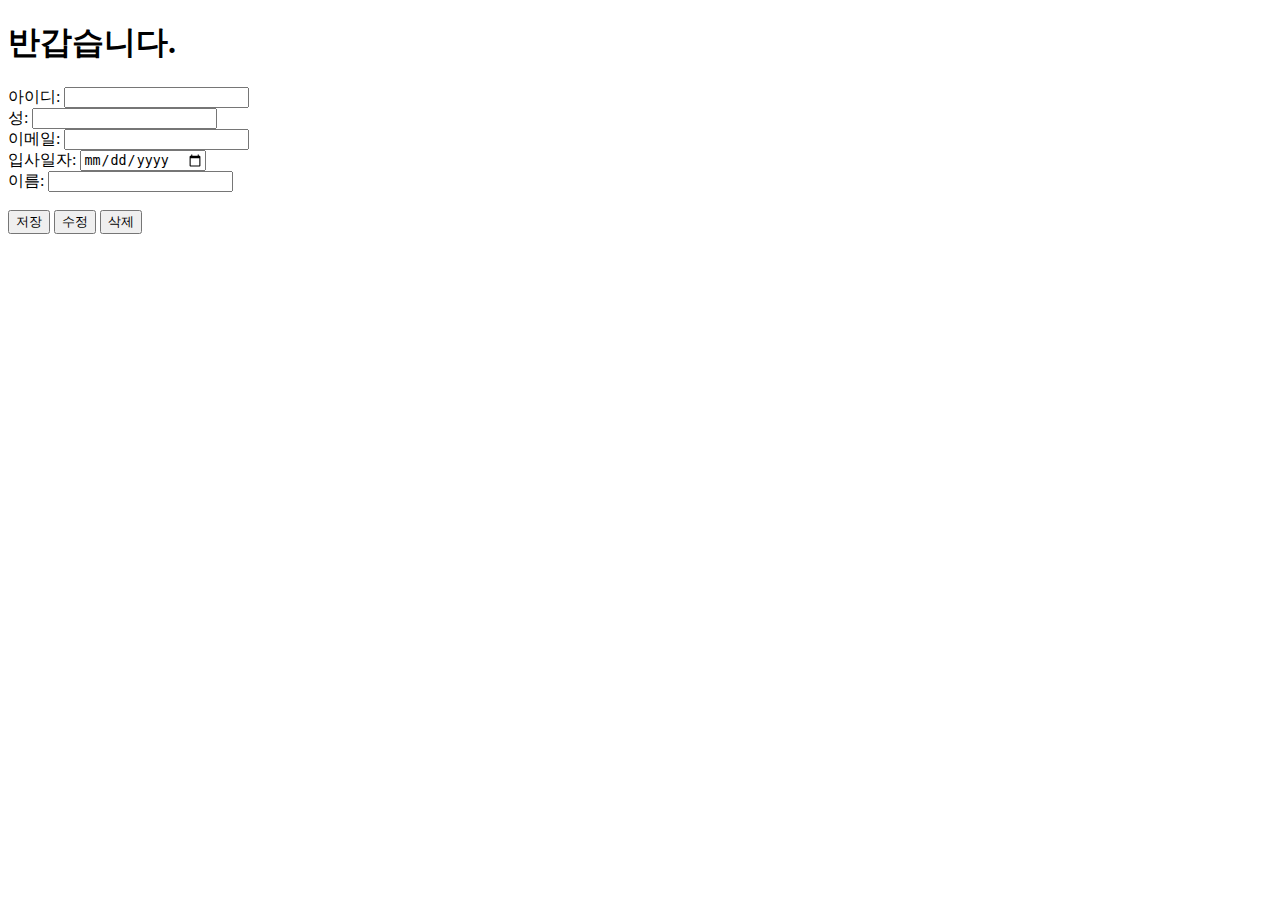
<file: yedamWeb/src/main/webapp/index.html>
<!DOCTYPE html>
<html>

<head>
<meta charset="UTF-8">
<title>Insert title here</title>
</head>

<body>
	<h1>반갑습니다.</h1>
	<form id="frm" action="RegisterServlet" method="get">
		아이디: <input type="number" name="eid"><br> 성: <input
			type="text" name="last_name"><br> 이메일: <input
			type="text" name="email"><br> 입사일자: <input type="date"
			name="hire_date"><br> 이름: <input type="text"
			name="first_name"><br><br>
		<button type="button" onclick="frm_submit()">저장</button>
		<button type="button" onclick="frm_update()">수정</button>
		<button type="button" onclick="frm_delete()">삭제</button>

	</form>
	<script>
	
		document.getElemntById('btnDel').addEventListener('click', frm_delete);
		
		function frm_delete(){
			console.log('delete');
		}
	
	
	
		// 페이지가 로딩되면 리스트 보여주도록 하기.
		let xhtp = new XMLHttpRequest();
		xhtp.open("get", "EmplistServlet");
		xhtp.send();
		xhtp.onreadystatechange = function () {
			if (xhtp.readyState == 4 && xhtp.status == 200) {
				let data = JSON.parse(xhtp.responseText);
				console.log(data);
				showEmpList(data);
			}
		}

		let title = ['employeeId', 'firstName', 'lastName', 'email', 'hireDate'];
		
		
		// 리스트 보여주는 부분.
		function showEmpList(data) {
			let table = document.createElement('table');
			table.setAttribute("border", "1");
			let cap = document.createElement('caption');
			cap.appendChild(document.createTextNode('사원리스트'));
			table.appendChild(cap);
			table.appendChild(showTitle());
			// 전체 데이터를 가져와서 반복문으로 (필드명 + 필드값)
			for (let obj of data) { // 데이터..(tr)
				let tr = document.createElement('tr');
				tr.setAttribute('id',obj.employeeId);
				tr.onclick = trClick;
				for (let field of title) {
					let td = document.createElement('td');
					let text = document.createTextNode(obj[field]);
					td.appendChild(text);
					tr.appendChild(td);
				}
				table.appendChild(tr);
			}
			document.body.appendChild(table);
		}

		function showTitle() {
			let tr = document.createElement('tr');
			for (let t of title) {
				let td = document.createElement('th');
				let text = document.createTextNode(t);
				td.appendChild(text);
				tr.appendChild(td);
			}
			return tr;
		}

		// 저장누르면 전송 끝
		function frm_submit(e) {
			if (frm.eid.value == "") {
				alert("아이디 입력 확인.");
				frm.eid.focus();
				return;
			}
			if (frm.last_name.value == "") {
				alert("이름 입력 확인.");
				frm.last_name.focus();
				return;
			}
			if (frm.hire_date.value == "") {
				alert("입사일 입력 확인.");
				frm.hire_date.focus();
				return;
			}
			if (frm.email.value == "") {
				alert("이메일 입력 확인.");
				frm.email.focus();
				return;
			}
			// last_name, email, hire_date 체크하기.


			//frm.submit(); // 전송 : 제대로 들어갔어

			let xhtp = new XMLHttpRequest();
			const id = document.querySelectorAll('input[name="eid"]')[0].value;
			const fn = document.querySelectorAll('input[name="first_name"]')[0].value;
			const ln = document.querySelectorAll('input[name="last_name"]')[0].value;
			const em = document.querySelectorAll('input[name="email"]')[0].value;
			const hd = document.querySelectorAll('input[name="hire_date"]')[0].value;
			const param = 'eid=' + id + '&last_name=' + ln + '&email=' + em + '&hire_date=' + hd + '&first_name=' + fn;

			xhtp.open('get', 'RegisterServlet?' + param);
			xhtp.send();
			xhtp.onreadystatechange = function () {
				if (xhtp.readyState == 4 && xhtp.status == 200) {
					alert("ok");
					// { id:? , first_name : ?, last_name : ? , email : ?, hire_date : ? }
					console.log(xhtp.responseText);
					const data = JSON.parse(xhtp.responseText);
					//data.id;
					//data.first_name;
					//data.last_name;
					//data.email;
					//data.hire_date;

					let tr = document.createElement('tr');
					for (let field in data) {
						let td = document.createElement('td');
						let text = document.createTextNode(data[field]);
						td.appendChild(text);
						tr.appendChild(td);
					}
					document.getElementsByTagName('table')[0].appendChild(tr);
				}
			}
		}
		
		function trClick() { // tr클릭 색변경.
			
		    const eid = this.getAttribute('id');
			const xhtp = new XMLHttpRequest();
			xhtp.open('get', 'EmployeeServlet?eid=' + eid);
			xhtp.send();
			xhtp.onreadystatechange = function(){
				if(xhtp.readyState == 4 && xhtp.status == 200){
					const data = JSON.parse(xhtp.responseText);
					document.querySelector('input[name="eid"]').value = data.employeeId;
					document.querySelector('input[name="last_name"]').value = data.lastName;
					document.querySelector('input[name="email"]').value = data.email;
					document.querySelector('input[name="hire_date"]').value = data.hireDate;
					document.querySelector('input[name="first_name"]').value = data.firstName;
					
				}
			}			
		}// trClick 끝
		
		// 수정버튼기능.
		function frm_update(){
		
			let xhtp = new XMLHttpRequest();
			const id = document.querySelectorAll('input[name="eid"]')[0].value;
			const fn = document.querySelectorAll('input[name="first_name"]')[0].value;
			const ln = document.querySelectorAll('input[name="last_name"]')[0].value;
			const em = document.querySelectorAll('input[name="email"]')[0].value;
			const hd = document.querySelectorAll('input[name="hire_date"]')[0].value;
			const param = 'eid=' + id + '&last_name=' + ln + '&email=' + em + '&hire_date=' + hd + '&first_name=' + fn;

			xhtp.open('get', 'ModifyServlet?' + param);
			xhtp.send();
			xhtp.onreadystatechange = function () {
				if (xhtp.readyState == 4 && xhtp.status == 200) {
					alert("ok");

					console.log(xhtp.responseText);
					const data = JSON.parse(xhtp.responseText);
					// data.employeeId 필드를 사용해서 테이블에서 tr의 id값이 같은 요소
					const findTr = document.getElementById(data.employeeId); // tr찾으라고
					findTr.childNodes[1].childNodes[0].nodeValue = data.firstName;
					findTr.childNodes[2].childNodes[0].nodeValue = data.lastName;
					findTr.childNodes[3].childNodes[0].nodeValue = data.email;
					findTr.childNodes[4].childNodes[0].nodeValue = data.hireDate;
				}
			}			
		} // end - frm_update()
		
		
		function frm_delete(){
			
			let xhtp = new XMLHttpRequest();
			const id = document.querySelectorAll('input[name="eid"]')[0].value;

			xhtp.open('get', 'DeleteServlet?eid=' + id);
			xhtp.send();
			xhtp.onreadystatechange = function () {
				if (xhtp.readyState == 4 && xhtp.status == 200) {
					alert("ok");
				document.getElementById(id).remove();
				}
			}
		}
	</script>
</body>
</html>
</file>
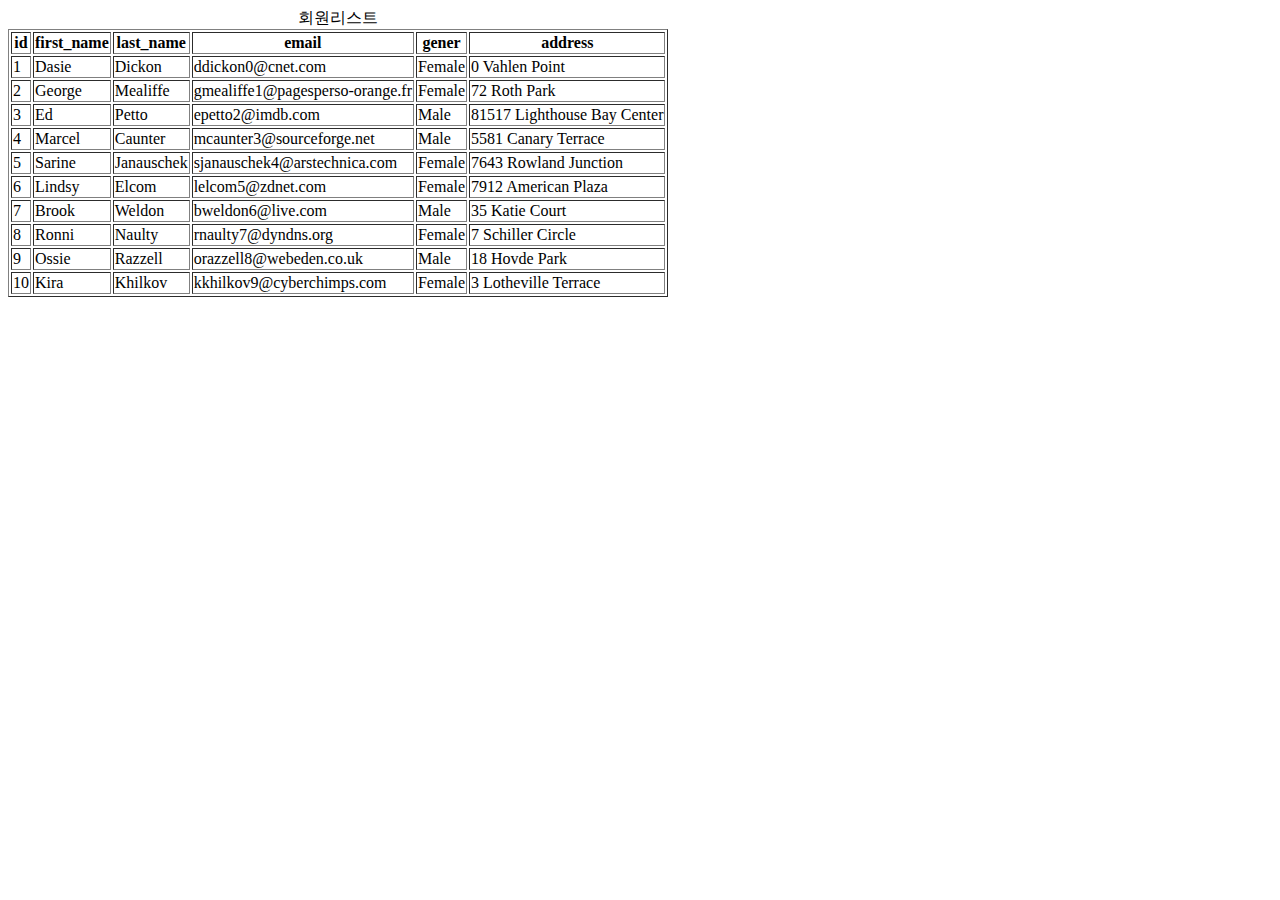
<file: yedamWeb/src/main/webapp/exam/Exam01.html>
<!DOCTYPE html>
<html lang="en">

<head>
    <meta charset="UTF-8">
    <meta http-equiv="X-UA-Compatible" content="IE=edge">
    <meta name="viewport" content="width=device-width, initial-scale=1.0">
    <script type="text/javascript" src="members.json"></script>
    <title>exam01</title>
</head>

<body>
    <div id="show">
	
    </div>
    <script>
        function loadJSON(callback) {
            var xobj = new XMLHttpRequest();
            xobj.overrideMimeType("application/json");
            xobj.open('GET', 'members.json', true);
            xobj.onreadystatechange = function () {
                if (xobj.readyState == 4 && xobj.status == "200") {
                    callback(JSON.parse(xobj.responseText));
                }
            };
            xobj.send(null);
        }
//
        loadJSON(function (json) {
            console.log(json);

            let tableTag = document.createElement('table');
            tableTag.setAttribute('border', '1');

            let caption = document.createElement('caption');
            caption.appendChild(document.createTextNode('회원리스트'));
            tableTag.appendChild(caption);

            createHeader2(); // 타이틀보여주기.

            for (let row of json) { // 데이터..(tr)
                let trTag = document.createElement('tr');
                trTag.setAttribute('id', row.id); // tr을 id값으로 찾아올 용도. 

                for (let field in row) { // 필드..(td)
                    let tdTag = document.createElement('td');
                    let text = document.createTextNode(row[field]);
                    tdTag.appendChild(text);
                    trTag.appendChild(tdTag);
                }
                
                tableTag.appendChild(trTag);
            }
            document.getElementById('show').appendChild(tableTag);

            function createHeader2() {
                let titles = ['id', 'first_name', 'last_name', 'email', 'gener', 'address'];
                let tr = document.createElement('tr');
                for (let field of titles) { // 배열일 경우에는 for..of
                    let td = document.createElement('th');
                    let text = document.createTextNode(field);
                    td.appendChild(text);
                    tr.appendChild(td);
                }
                tableTag.appendChild(tr);
            }

        });
    </script>
</body>

</html>
</file>
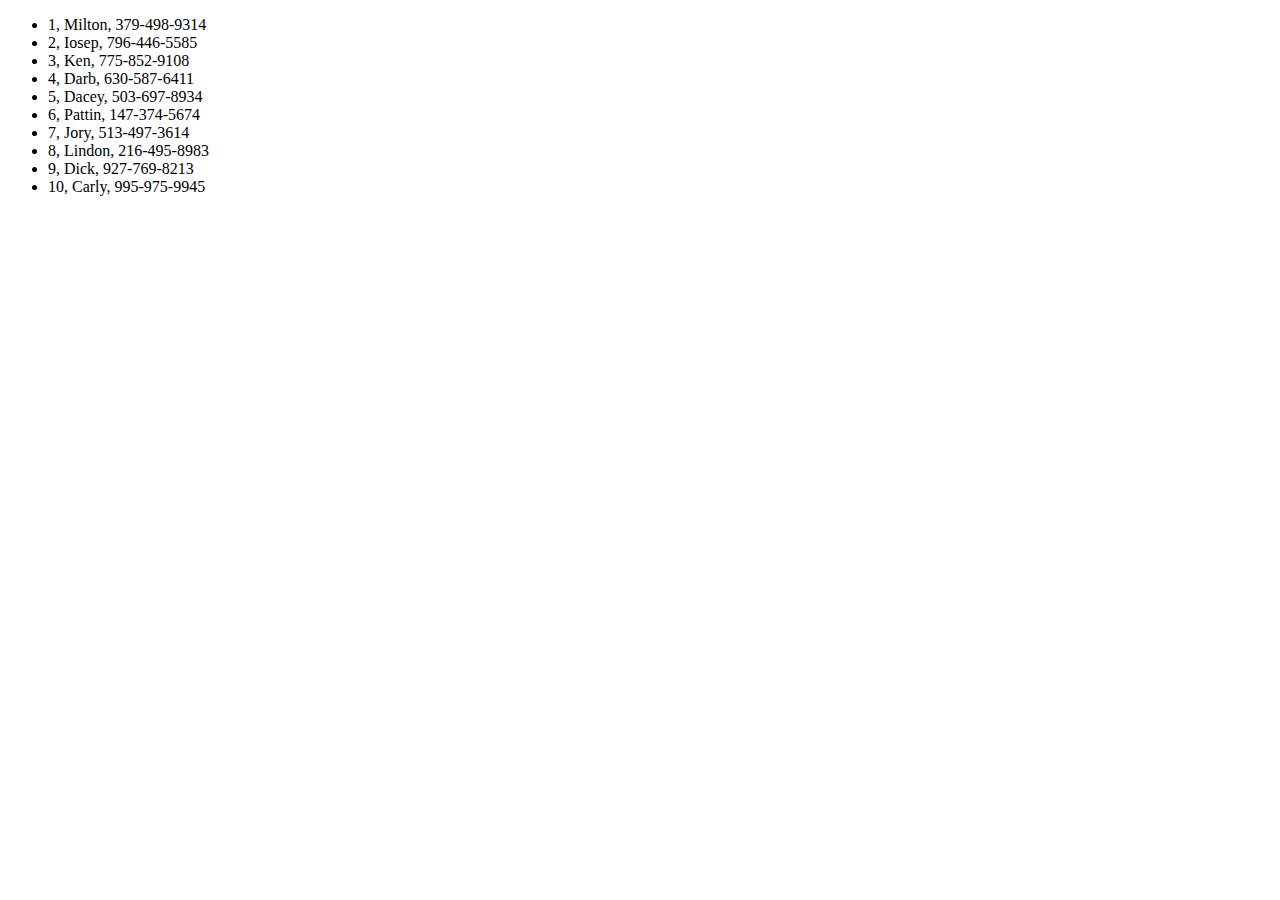
<file: yedamWeb/src/main/webapp/exam/Exam02.html>
<!DOCTYPE html>
<html>
<head>
<meta charset="UTF-8">
<title>Insert title here</title>
</head>
<body>
<div id="show"></div>
	<script>
		let xhtp = new XMLHttpRequest();
		xhtp.open('get', 'employees.xml');
		xhtp.send();
		xhtp.onreadystatechange = function () {
			if (xhtp.readyState == 4 && xhtp.status == 200) {
				let xmp = new DOMParser();
				let xmlDoc = xmp.parseFromString(this.responseText, 'text/xml');
				console.log(xmlDoc);
				let contents = "";
				let content = xmlDoc.getElementsByTagName("record");
				console.log(content);

				const ul = document.createElement('ul');
				for (i = 0; i < content.length; i++) {
					const li = document.createElement('li');
					const t1 = content[i].childNodes[0].innerHTML;
					const t2 = content[i].childNodes[1].innerHTML;
					const t3 = content[i].childNodes[5].innerHTML;
					const text = document.createTextNode(t1 + ", " + t2 + ", " + t3);
					li.appendChild(text);

					ul.appendChild(li);
				}
				document.querySelector("#show").appendChild(ul);
			}
		}
	</script>
</body>
</html>
</file>
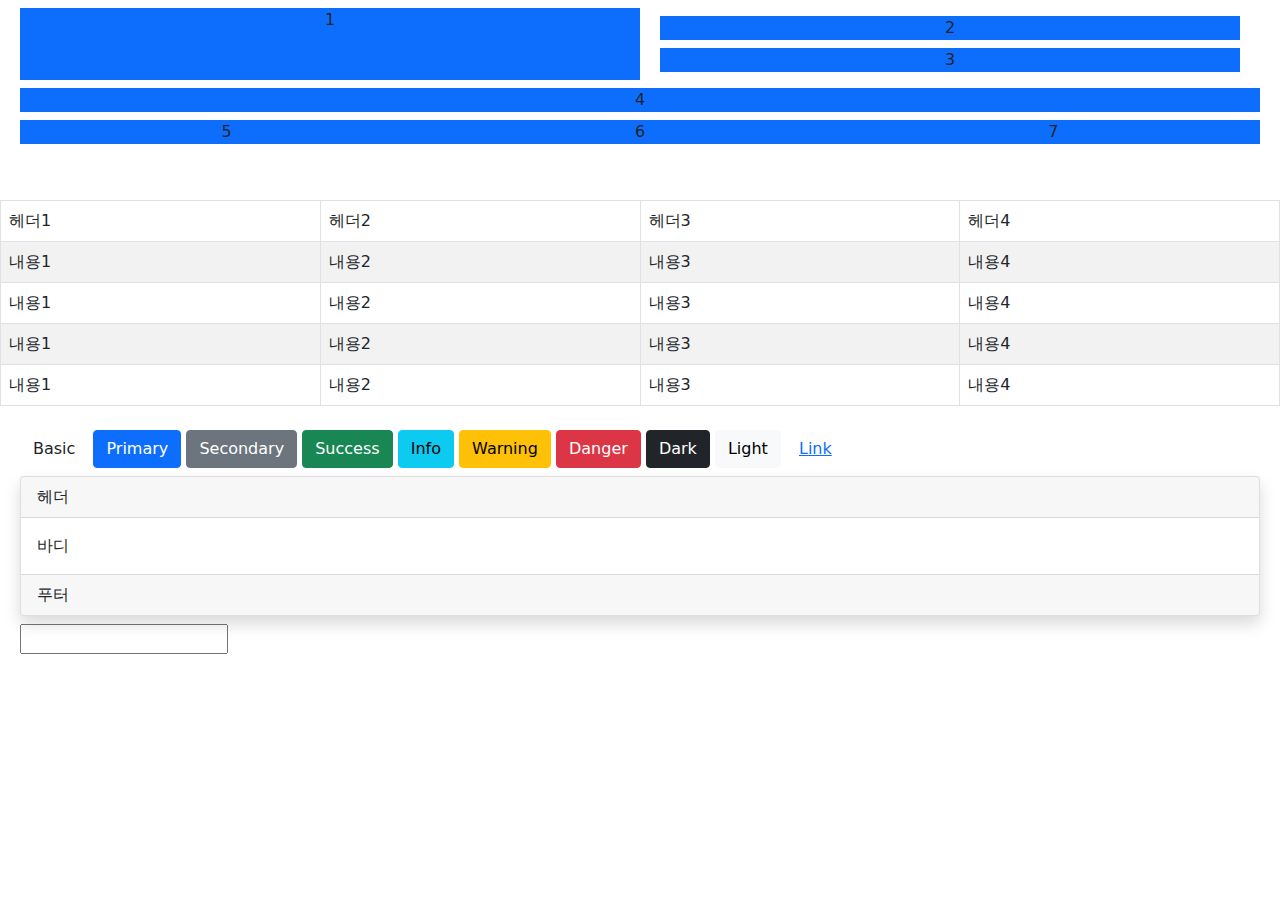
<file: yedamWeb/src/main/webapp/bootstrap/bootstrap-5.0.2-dist/bootstrap.html>
<!DOCTYPE html>
<html lang="en">

<head>
    <meta charset="UTF-8">
    <meta http-equiv="X-UA-Compatible" content="IE=edge">
    <meta name="viewport" content="width=device-width, initial-scale=1.0">
    <script src="https://code.jquery.com/jquery-3.6.0.min.js"
        integrity="sha256-/xUj+3OJU5yExlq6GSYGSHk7tPXikynS7ogEvDej/m4=" crossorigin="anonymous"></script>
    <link href="css/bootstrap.min.css" rel="stylesheet">
    <script src="js/bootstrap.min.js"></script>
    <title>Document</title>
</head>
<style>
    /*
    .row > div {
        border: 1px solid black;
    } */
</style>

<body>
    <div class="container-fluid">
        <div class="row m-2">
            <div class="col-sm-6 col-12 text-center bg-primary ">1</div>
            <div class="col-sm-6 col-12 text-center" style="border: none;">
                <div class="row m-2">
                    <div class="col-12 text-center bg-primary mb-2 ">2</div>
                    <div class="col-12 text-center bg-primary ">3</div>
                </div>
            </div>
        </div>
        <div class="row m-2">
            <div class="col-12 text-center bg-primary ">4</div>
        </div>
        <div class="row m-2">
            <div class="col-12 col-sm-4 text-center bg-primary ">5</div>
            <div class="col-12 col-sm-4 text-center bg-primary ">6</div>
            <div class="col-12 col-sm-4 text-center bg-primary ">7</div>
        </div>
    </div>
    <br><br>
    <div class="row">
        <div class="col-lg-12">
            <table class="table table-striped table-bordered table-hover ">
                <thead>
                    <tr>
                        <td>헤더1</td>
                        <td>헤더2</td>
                        <td>헤더3</td>
                        <td>헤더4</td>
                    </tr>
                </thead>
                <tbody>
                    <tr>
                        <td>내용1</td>
                        <td>내용2</td>
                        <td>내용3</td>
                        <td>내용4</td>
                    </tr>
                    <tr>
                        <td>내용1</td>
                        <td>내용2</td>
                        <td>내용3</td>
                        <td>내용4</td>
                    </tr>
                    <tr>
                        <td>내용1</td>
                        <td>내용2</td>
                        <td>내용3</td>
                        <td>내용4</td>
                    </tr>
                    <tr>
                        <td>내용1</td>
                        <td>내용2</td>
                        <td>내용3</td>
                        <td>내용4</td>
                    </tr>
                </tbody>
            </table>
        </div>
    </div>
    <div class="row m-2">
        <div class="col-lg-12">
            <button type="button" class="btn">Basic</button>
            <button type="button" class="btn btn-primary">Primary</button>
            <button type="button" class="btn btn-secondary">Secondary</button>
            <button type="button" class="btn btn-success">Success</button>
            <button type="button" class="btn btn-info">Info</button>
            <button type="button" class="btn btn-warning">Warning</button>
            <button type="button" class="btn btn-danger">Danger</button>
            <button type="button" class="btn btn-dark">Dark</button>
            <button type="button" class="btn btn-light">Light</button>
            <button type="button" class="btn btn-link">Link</button>
        </div>
    </div>
    <div class="row m-2">
        <div class="col-lg-12">
            <div class="card shadow">
                <div class="card-header">헤더</div>
                <div class="card-body">바디</div>
                <div class="card-footer">푸터</div>
            </div>
        </div>
    </div>
    <div class="row m-2">
        <div class="col-lg-12">
            <input type="text" name="" value="">
        </div>
    </div>
</body>

</html>
</file>
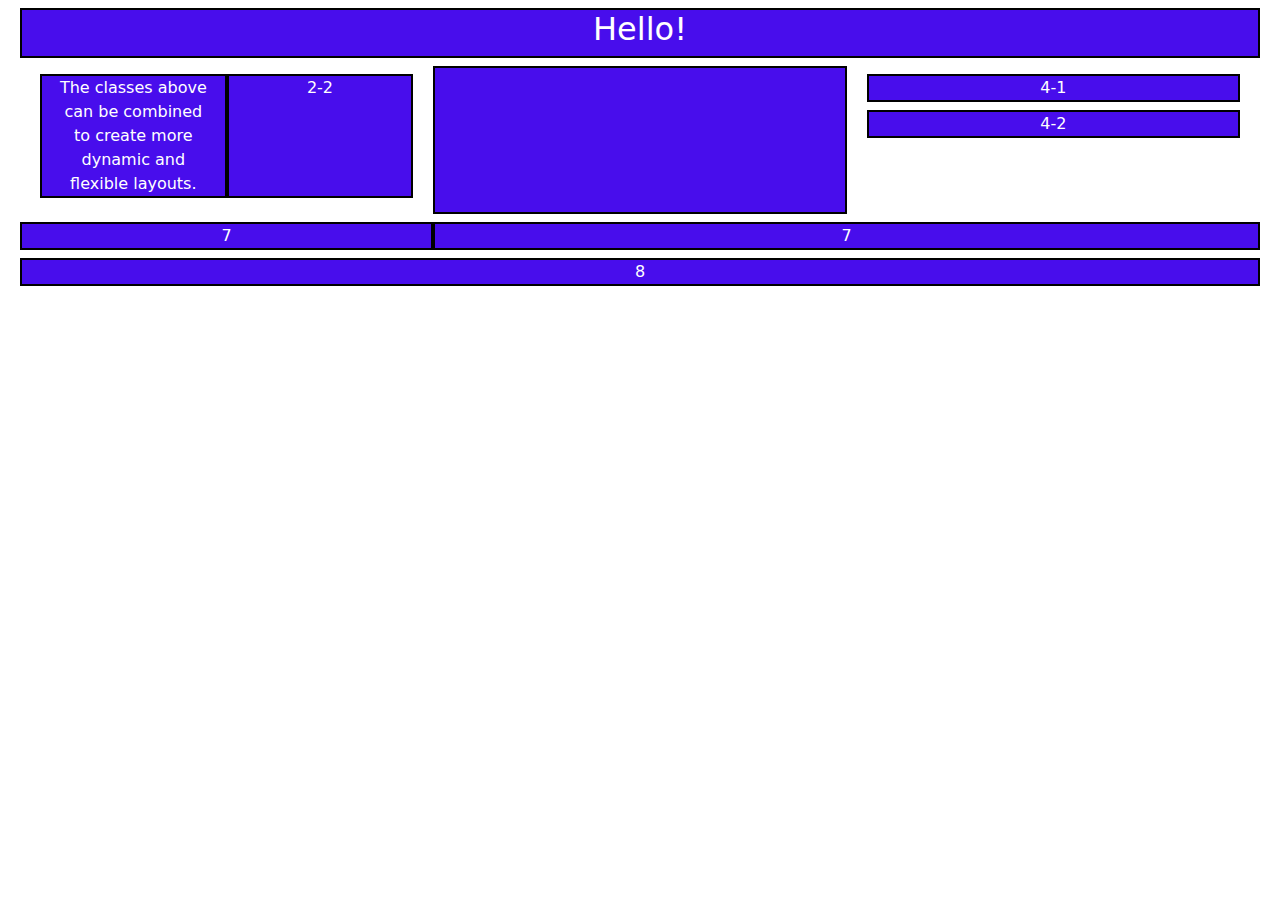
<file: yedamWeb/src/main/webapp/bootstrap/bootstrap-5.0.2-dist/bootstrap3.html>
<!DOCTYPE html>
<html lang="en">

<head>
    <meta charset="UTF-8">
    <meta http-equiv="X-UA-Compatible" content="IE=edge">
    <meta name="viewport" content="width=device-width, initial-scale=1.0">
    <script src="https://code.jquery.com/jquery-3.6.0.min.js"
        integrity="sha256-/xUj+3OJU5yExlq6GSYGSHk7tPXikynS7ogEvDej/m4=" crossorigin="anonymous"></script>
    <link href="css/bootstrap.min.css" rel="stylesheet">
    <script src="js/bootstrap.min.js"></script>
    <title>Document</title>
</head>
<style>
    .row > div {
        border: 2px solid black;
        background-color: rgb(72, 13, 236);
        color: white;
    }
</style>

<body>
    <div class="container-fluid">
        <div class="row m-2">
            <div class="col-12 text-center">
                <h2>Hello!</h2>
            </div>
        </div>
        <div class="row m-2">
            <div class="col-sm-4 col-12 text-center " style="border: none; background-color: white;">
                <div class="row m-2">
                    <div class="col-sm-6 col-12 mb-2 text-center ">
                        The classes above can be combined to create more dynamic and flexible layouts.
                    </div>
                    <div class="col-sm-6 col-12 mb-2 text-center ">2-2</div>
                </div>
            </div>
            <div class="col-sm-4 col-12 text-center "></div>
            <div class="col-sm-4 col-12 text-center " style="border: none; background-color: white;">
                <div class="row m-2">
                    <div class="col-12 text-center mb-2 ">4-1</div>
                    <div class="col-12 text-center mb-2 ">4-2</div>
                </div>
            </div>
        </div>
        <div class="row m-2">
            <div class="col-12 col-sm-4 text-center ">7</div>
            <div class="col-12 col-sm-8 text-center ">7</div>
        </div>
        <div class="row m-2">
            <div class="col-12 text-center  ">8</div>
        </div>
    </div>
</body>

</html>
</file>
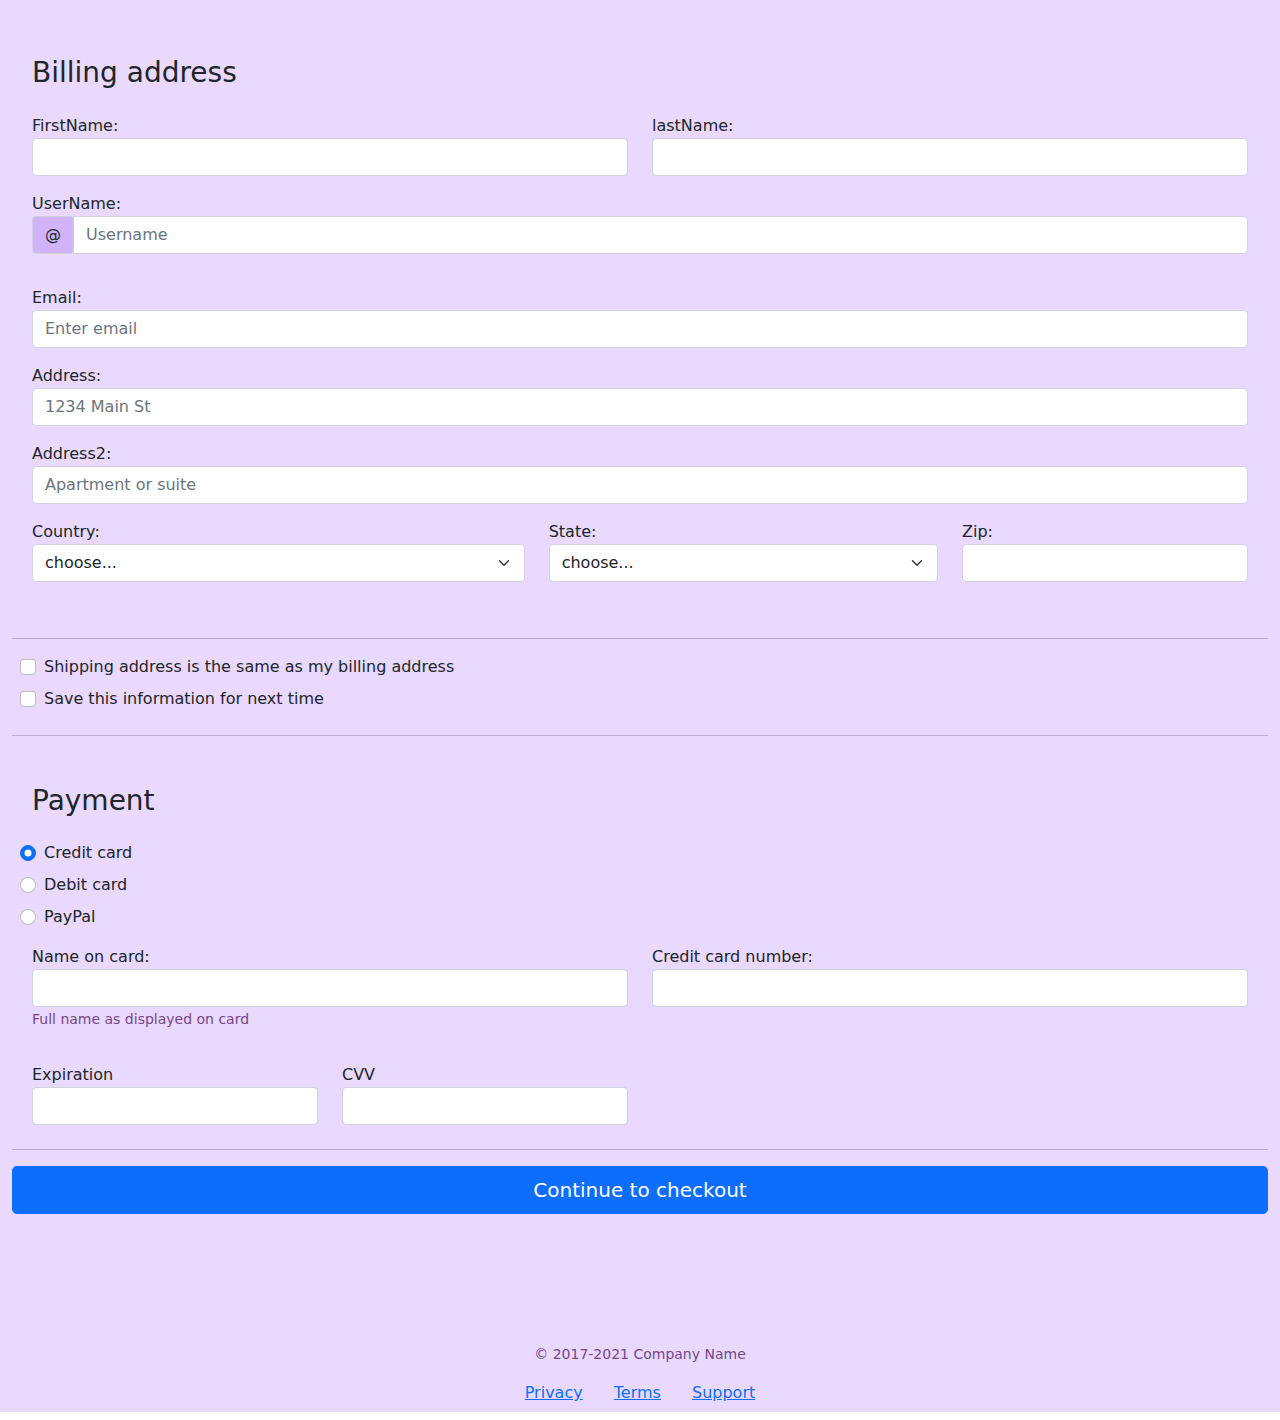
<file: yedamWeb/src/main/webapp/bootstrap/bootstrap-5.0.2-dist/bootstrap_Input.html>
<!DOCTYPE html>
<html lang="en">

<head>
    <meta charset="UTF-8">
    <meta http-equiv="X-UA-Compatible" content="IE=edge">
    <meta name="viewport" content="width=device-width, initial-scale=1.0">
    <script src="https://code.jquery.com/jquery-3.6.0.min.js"
        integrity="sha256-/xUj+3OJU5yExlq6GSYGSHk7tPXikynS7ogEvDej/m4=" crossorigin="anonymous"></script>
    <link href="css/bootstrap.min.css" rel="stylesheet">
    <script src="js/bootstrap.min.js"></script>
    <title>input : example</title>
</head>
<style>
    .container-fluid {
        background-color: rgb(233, 217, 255);
    }
    .grayFont {
        color : rgb(119, 69, 134);
    }

</style>

<body>
    <div class="container-fluid">
        <br><br>
        <div class="row m-2">
            <div class="col-12 mb-2">
                <h3>Billing address</h3>
            </div>
        </div>
        <!-- 이름 -->
        <div class="row m-2">
            <div class="col-6 mb-2 form-group">
                <label for="usr">FirstName:</label>
                <input type="text" class="form-control" id="firstName">
            </div>
            <div class="col-6 mb-2 form-group">
                <label for="usr">lastName:</label>
                <input type="text" class="form-control" id="lastName">
            </div>
        </div>
        <!-- 유저이름 -->
        <div class="row m-2">
            <div class="col-12 mb-2 form-group">
                <form>UserName:
                    <div class="input-group mb-3">
                        <div class="input-group-prepend">
                            <span class="input-group-text">@</span>
                        </div>
                        <input type="text" class="form-control" placeholder="Username">
                    </div>
                </form>
            </div>
        </div>
        <!-- 이메일 -->
        <div class="row m-2">
            <div class="col-12 mb-2 form-group">
                <label for="usr">Email:</label>
                <input type="text" class="form-control" id="firstName" placeholder="Enter email">
            </div>
        </div>
        <!-- 주소 -->
        <div class="row m-2">
            <div class="col-12 mb-2 form-group">
                <label for="usr">Address:</label>
                <input type="text" class="form-control" id="firstName" placeholder="1234 Main St">
            </div>
        </div>
        <!-- 주소2 -->
        <div class="row m-2">
            <div class="col-12 mb-2 form-group">
                <label for="usr">Address2:</label>
                <input type="text" class="form-control" id="firstName" placeholder="Apartment or suite">
            </div>
        </div>
        <!-- 국가, 지역 등 -->
        <div class="row m-2">
            <div class="col-5 mb-2 form-group">
                <label for="sel1">Country:</label>
                <select class="form-select" id="sel1">
                    <option>choose...</option>
                    <option>US</option>
                </select>
            </div>
            <div class="col-4 mb-2 form-group">
                <label for="sel1">State:</label>
                <select class="form-select" id="sel1">
                    <option>choose...</option>
                    <option>California</option>
                </select>
            </div>
            <div class="col-3 mb-2 form-group">
                <label for="usr">Zip:</label>
                <input type="text" class="form-control" id="firstName">
            </div>
        </div>
        <!-- 체크박스 -->
        <br>
        <hr>
        <div class="row m-2">
            <div class="col-12 mb-2 form-check">
                <label class="form-check-label">
                    <input type="checkbox" class="form-check-input" name ="ch" value="">Shipping address is the same as my billing
                    address
                </label>
            </div>
            <div class="col-12 mb-2 form-check">
                <input type="checkbox" class="form-check-input" name ="ch" value="">Save this information for next time
                <label class="form-check-label">
                </label>
            </div>
        </div>
        <hr><br>
        <!-- 지불  -->
        <div class="row m-2">
            <div class="col-12 mb-2">
                <h3>Payment</h3>
            </div>
        </div>
        <div class="row m-2">
            <div class="col-12 mb-2 form-check">
                <label class="form-check-label">
                    <input type="radio" class="form-check-input" name="optradio" checked>Credit card
                </label>
            </div>
            <div class="col-12 mb-2 form-check">
                <label class="form-check-label">
                    <input type="radio" class="form-check-input" name="optradio">Debit card
                </label>
            </div>
            <div class="col-12 mb-2 form-check">
                <label class="form-check-label">
                    <input type="radio" class="form-check-input" name="optradio">PayPal
                </label>
            </div>
        </div>
        <!-- 카드정보  -->
        <div class="row m-2">
            <div class="col-6 mb-2 form-group">
                <label for="usr">Name on card:</label>
                <input type="text" class="form-control" id="firstName">
                <p class="grayFont"><small>Full name as displayed on card</small></p>
            </div>
            <div class="col-6 mb-2 form-group">
                <label for="usr">Credit card number:</label>
                <input type="text" class="form-control" id="firstName">
            </div>
        </div>
        <div class="row m-2">
            <div class="col-3 mb-2 form-group">
                <label for="usr">Expiration</label>
                <input type="text" class="form-control" id="firstName">
            </div>
            <div class="col-3 mb-2 form-group">
                <label for="usr">CVV</label>
                <input type="text" class="form-control" id="firstName">
            </div>
        </div>
        <hr>
        <button class="w-100 btn btn-primary btn-lg" type="submit">Continue to checkout</button>
        <br><br><br><br><br><br>
        <div class="row m-2">
            <div class="col-12 text-center grayFont">
                <small>&copy; 2017-2021 Company Name</small>
            </div>
        </div>
        <div class="row m-2">
            <div class="col-12 text-center">
                <button type="button" class="btn btn-link">Privacy</button>
                <button type="button" class="btn btn-link">Terms</button>
                <button type="button" class="btn btn-link">Support</button>
        </div>
    </div>
</body>

</html>
</file>
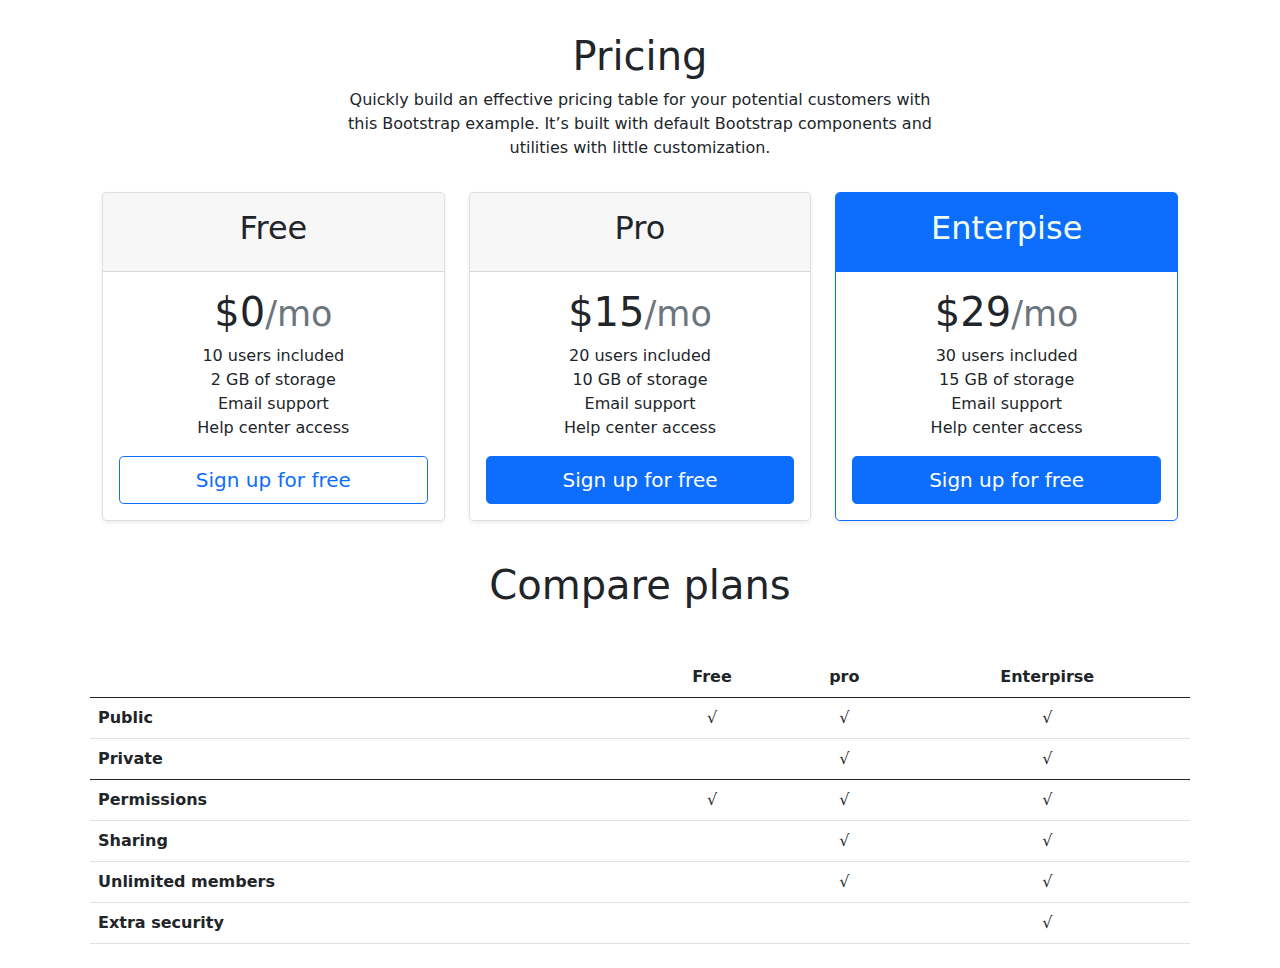
<file: yedamWeb/src/main/webapp/bootstrap/bootstrap-5.0.2-dist/bootstrap_pricing.html>
<!DOCTYPE html>
<html lang="en">

<head>
    <meta charset="UTF-8">
    <meta http-equiv="X-UA-Compatible" content="IE=edge">
    <meta name="viewport" content="width=device-width, initial-scale=1.0">
    <script src="https://code.jquery.com/jquery-3.6.0.min.js"
        integrity="sha256-/xUj+3OJU5yExlq6GSYGSHk7tPXikynS7ogEvDej/m4=" crossorigin="anonymous"></script>
    <link href="css/bootstrap.min.css" rel="stylesheet">
    <script src="js/bootstrap.min.js"></script>
    <title>input : example</title>
</head>
<style>

</style>

<body>
    <div class="container">
        <br>
        <div class="row m-2">
            <div class="col-12 text-center mb-2">
                <h1>Pricing</h1>
                <p>Quickly build an effective pricing table for your potential customers with<br>
                    this Bootstrap example. It’s built with default Bootstrap components and<br>
                    utilities with little customization.</p>
            </div>
        </div>
        <div class="row m-2">
            <div class="col-4 text-center mb-2">
                <div class="card mb-4 rounded-3 shadow-sm">
                    <div class="card-header py-3">
                        <h2>Free</h2>
                    </div>
                    <div class="card-body">
                        <h1 class="card-title pricing-card-title">$0<small class="text-muted fw-light">/mo</small></h1>
                        <p>10 users included<br>
                            2 GB of storage<br>
                            Email support<br>
                            Help center access</p>
                        <button type="button" class="w-100 btn btn-lg btn-outline-primary">Sign up for free</button>
                    </div>
                </div>
            </div>
            <div class="col-4 text-center mb-2">
                <div class="card mb-4 rounded-3 shadow-sm">
                    <div class="card-header py-3">
                        <h2>Pro</h2>
                    </div>
                    <div class="card-body">
                        <h1 class="card-title pricing-card-title">$15<small class="text-muted fw-light">/mo</small></h1>
                        <p>20 users included<br>
                            10 GB of storage<br>
                            Email support<br>
                            Help center access</p>
                        <button type="button" class="w-100 btn btn-lg btn-primary">Sign up for free</button>
                    </div>
                </div>
            </div>
            <div class="col-4 text-center mb-2">
                <div class="card mb-4 rounded-3 shadow-sm border-primary">
                    <div class="card-header py-3 bg-primary border-primary">
                        <h2 style="color: honeydew;">Enterpise</h2>
                    </div>
                    <div class="card-body">
                        <h1 class="card-title pricing-card-title">$29<small class="text-muted fw-light">/mo</small></h1>
                        <p>30 users included<br>
                            15 GB of storage<br>
                            Email support<br>
                            Help center access</p>
                        <button type="button" class="w-100 btn btn-lg btn-primary">Sign up for free</button>
                    </div>
                </div>
            </div>
        </div>
        <div class="row m-2">
            <div class="col-12 text-center">
                <h1>Compare plans</h1>
            </div>
        </div>
        <br>
        <div class="row m-2">
            <table class="table">
                <thead class="text-center">
                    <tr>
                        <td class="w-50"></td>
                        <td><b>Free</b></td>
                        <td><b>pro</b></td>
                        <td><b>Enterpirse</b></td>
                    </tr>
                </thead>
                <tbody>
                    <tr>
                        <td><b>Public</b></td>
                        <td class="text-center">√</td>
                        <td class="text-center">√</td>
                        <td class="text-center">√</td>
                    </tr>
                    <tr>
                        <td><b>Private</b></td>
                        <td class="text-center"></td>
                        <td class="text-center">√</td>
                        <td class="text-center">√</td>
                    </tr>
                </tbody>
                <tbody>
                    <tr>
                        <td><b>Permissions</b></td>
                        <td class="text-center">√</td>
                        <td class="text-center">√</td>
                        <td class="text-center">√</td>
                    </tr>
                    <tr>
                        <td><b>Sharing</b></td>
                        <td class="text-center"></td>
                        <td class="text-center">√</td>
                        <td class="text-center">√</td>
                    </tr>
                    <tr>
                        <td><b>Unlimited members</b></td>
                        <td class="text-center"></td>
                        <td class="text-center">√</td>
                        <td class="text-center">√</td>
                    </tr>
                    <tr>
                        <td><b>Extra security</b></td>
                        <td class="text-center"></td>
                        <td class="text-center"></td>
                        <td class="text-center">√</td>
                    </tr>
                </tbody>
            </table>
        </div>
    </div>
</body>

</html>
</file>
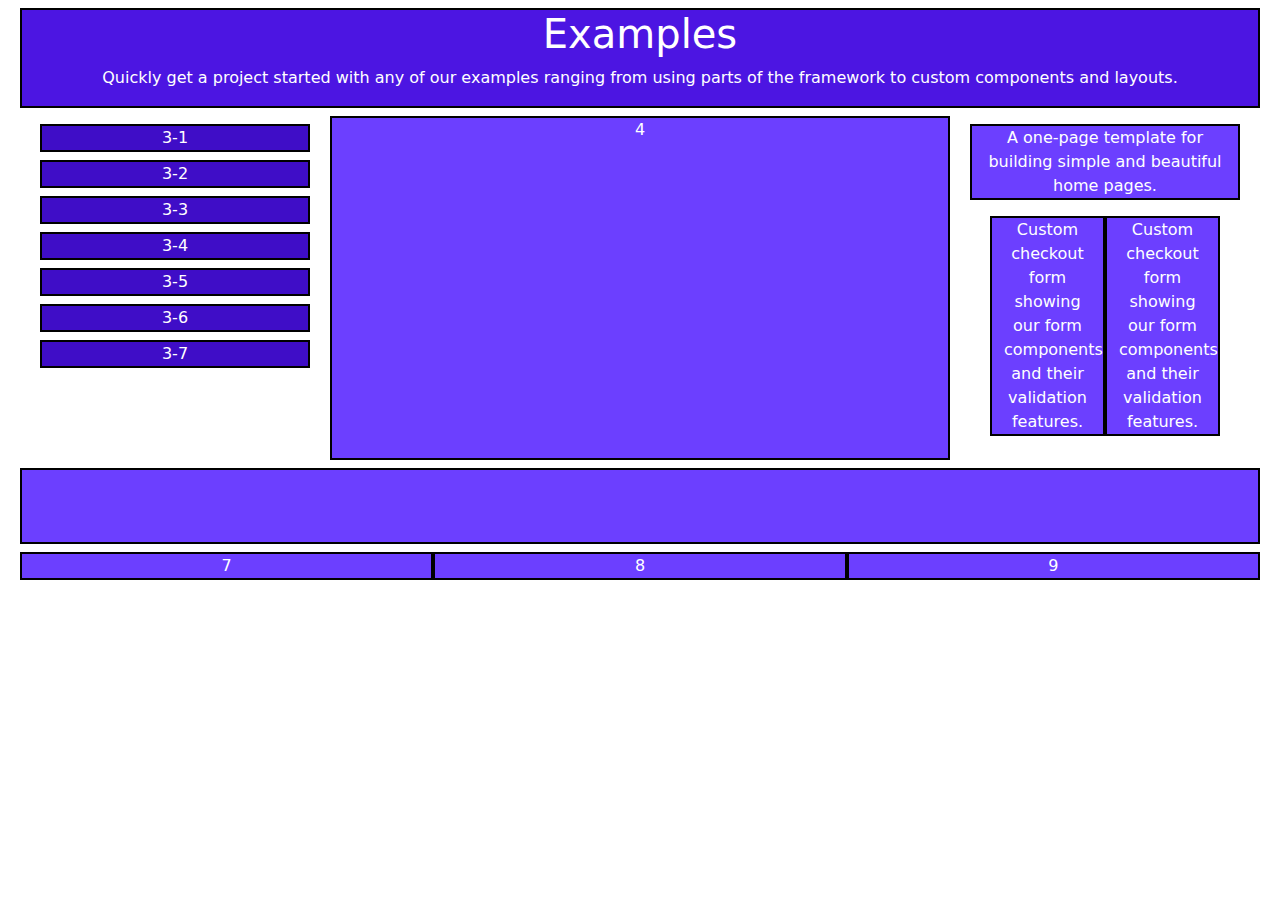
<file: yedamWeb/src/main/webapp/bootstrap/bootstrap-5.0.2-dist/권수민_bootstrap2.html>
<!DOCTYPE html>
<html lang="en">

<head>
    <meta charset="UTF-8">
    <meta http-equiv="X-UA-Compatible" content="IE=edge">
    <meta name="viewport" content="width=device-width, initial-scale=1.0">
    <script src="https://code.jquery.com/jquery-3.6.0.min.js"
        integrity="sha256-/xUj+3OJU5yExlq6GSYGSHk7tPXikynS7ogEvDej/m4=" crossorigin="anonymous"></script>
    <link href="css/bootstrap.min.css" rel="stylesheet">
    <script src="js/bootstrap.min.js"></script>
    <title>Document</title>
</head>
<style>
    .row>div {
        border: 2px solid black;
        background-color: rgb(108, 63, 255);
        color: white;
    }

    .topbox > div {
        background-color: rgb(76, 21, 226);
    }

    .navbox > div {
        background-color: rgb(63, 13, 199);
    }
</style>

<body>
    <div class="container-fluid">
        <div class="row m-2 topbox">
            <div class="col-12 text-center">
                <h1>Examples</h1>
                <p>Quickly get a project started with any of our examples ranging from using parts of the framework
                to custom components and layouts.</p>
            </div>
        </div>
        <div class="row m-2 ">
            <div class="col-md-3 col-12 text-center " style="border: none; background-color: white;">
                <div class="row m-2 navbox">
                    <div class="col-12 text-center mb-2">3-1</div>
                    <div class="col-12 text-center mb-2">3-2</div>
                    <div class="col-12 text-center mb-2">3-3</div>
                    <div class="col-12 text-center mb-2">3-4</div>
                    <div class="col-12 text-center mb-2">3-5</div>
                    <div class="col-12 text-center mb-2">3-6</div>
                    <div class="col-12 text-center mb-2">3-7</div>
                </div>
            </div>
            <div class="col-md-6 col-12 text-center ">4</div>
            <div class="col-md-3 col-12 text-center " style="border: none; background-color: white;">
                <div class="row m-2">
                    <div class="col-12 text-center mb-2">
                        A one-page template for building simple and beautiful home pages.
                    </div>
                    <div class="col-12 text-center mb-2" style="border: none; background-color: white;">
                        <div class="row m-2">
                            <div class="col-md-6 col-12 text-center ">Custom checkout form showing our form components and their validation features.</div>
                            <div class="col-md-6 col-12 text-center ">Custom checkout form showing our form components and their validation features.</div>
                        </div>
                    </div>
                </div>
            </div>
        </div>
        <div class="row m-2">
            <div class="col-12 text-center ">
                <br><br><br>
            </div>
        </div>
        <div class="row m-2">
            <div class="col-md-4 col-12 text-center mb-2 ">7</div>
            <div class="col-md-4 col-12 text-center mb-2 ">8</div>
            <div class="col-md-4 col-12 text-center mb-2 ">9</div>
        </div>
    </div>
</body>

</html>
</file>
